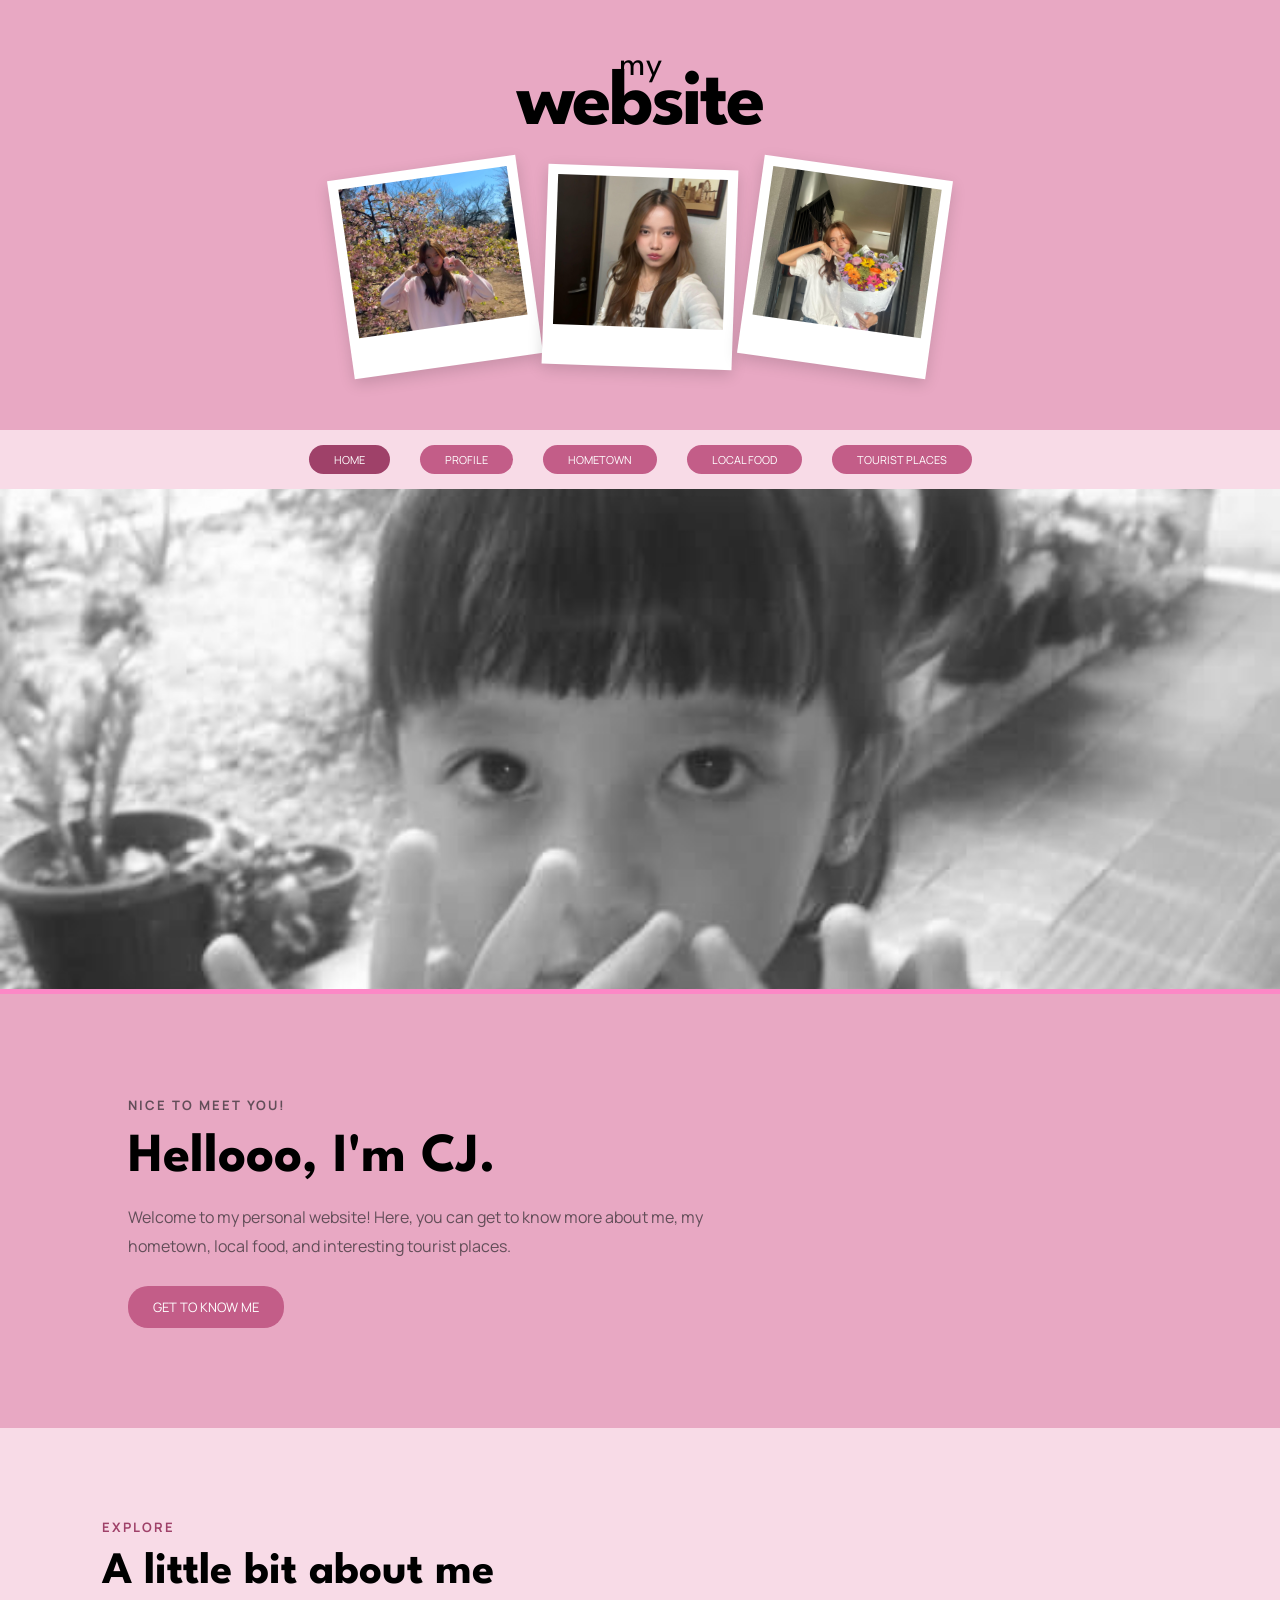
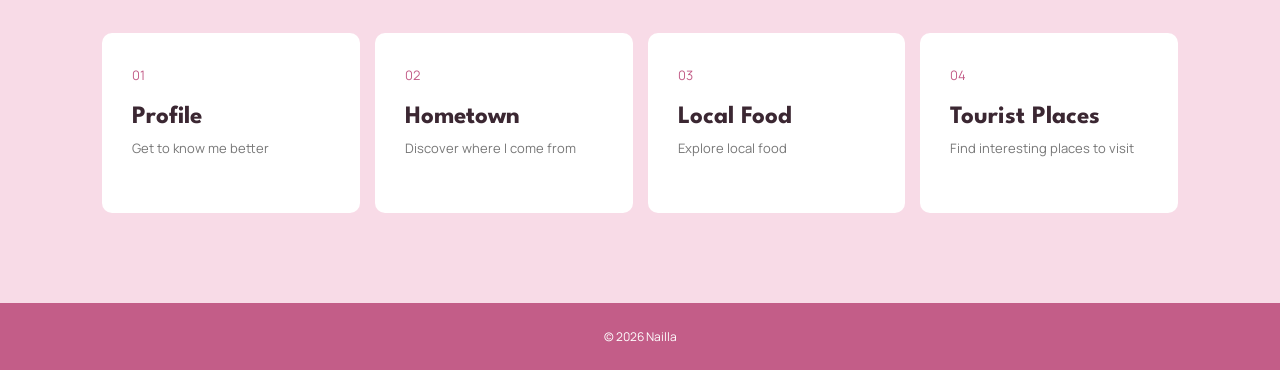
<file: index.html>
<!DOCTYPE html>
<html lang="en">
<head>
    <meta charset="UTF-8">
    <meta name="viewport" content="width=device-width, initial-scale=1.0">
    <title>Home | My Personal Website</title>
    <link rel="stylesheet" href="style.css">
</head>

<body>

    <!--hero-->
    <header class="hero">
        <div class="hero-title">
            <p>my</p>
            <h1>website</h1>
        </div>

        <div class="polaroids">
            <div class="polaroid photo-one"><img src="images/hero1.jpg" alt="My photo"></div>
            <div class="polaroid photo-two"><img src="images/hero2.jpg" alt="My photo"></div>
            <div class="polaroid photo-three"><img src="images/hero3.jpg" alt="My photo"></div>
        </div>
    </header>

    <!--navigation (sama di semua halaman)-->
    <nav>
        <div class="nav-links">
            <a href="index.html" class="active">HOME</a>
            <a href="profile.html">PROFILE</a>
            <a href="hometown.html">HOMETOWN</a>
            <a href="localfood.html">LOCAL FOOD</a>
            <a href="tourist.html">TOURIST PLACES</a>
        </div>
    </nav>

    <main>
        <section class="home-photo">
            <img src="images/home-photo.jpg" alt="About me">
        </section>

        <section class="welcome">
            <div class="welcome-text">
                <p class="small-title">NICE TO MEET YOU!</p>
                <h2>Hellooo, I'm CJ.</h2>
                <p>
                    Welcome to my personal website! Here, you can get to know more
                    about me, my hometown, local food, and interesting tourist places.
                </p>
                <a href="profile.html" class="button">GET TO KNOW ME</a>
            </div>
        </section>

        <section class="explore">
            <p class="small-title">EXPLORE</p>
            <h2>A little bit about me</h2>

            <div class="explore-container">
                <a href="profile.html" class="explore-card">
                    <span>01</span><h3>Profile</h3><p>Get to know me better</p>
                </a>
                <a href="hometown.html" class="explore-card">
                    <span>02</span><h3>Hometown</h3><p>Discover where I come from</p>
                </a>
                <a href="localfood.html" class="explore-card">
                    <span>03</span><h3>Local Food</h3><p>Explore local food</p>
                </a>
                <a href="tourist.html" class="explore-card">
                    <span>04</span><h3>Tourist Places</h3><p>Find interesting places to visit</p>
                </a>
            </div>
        </section>
    </main>

    <footer>
        <p>© <span id="year"></span> Nailla</p>
    </footer>

    <script src="script.js"></script>
</body>
</html>
</file>
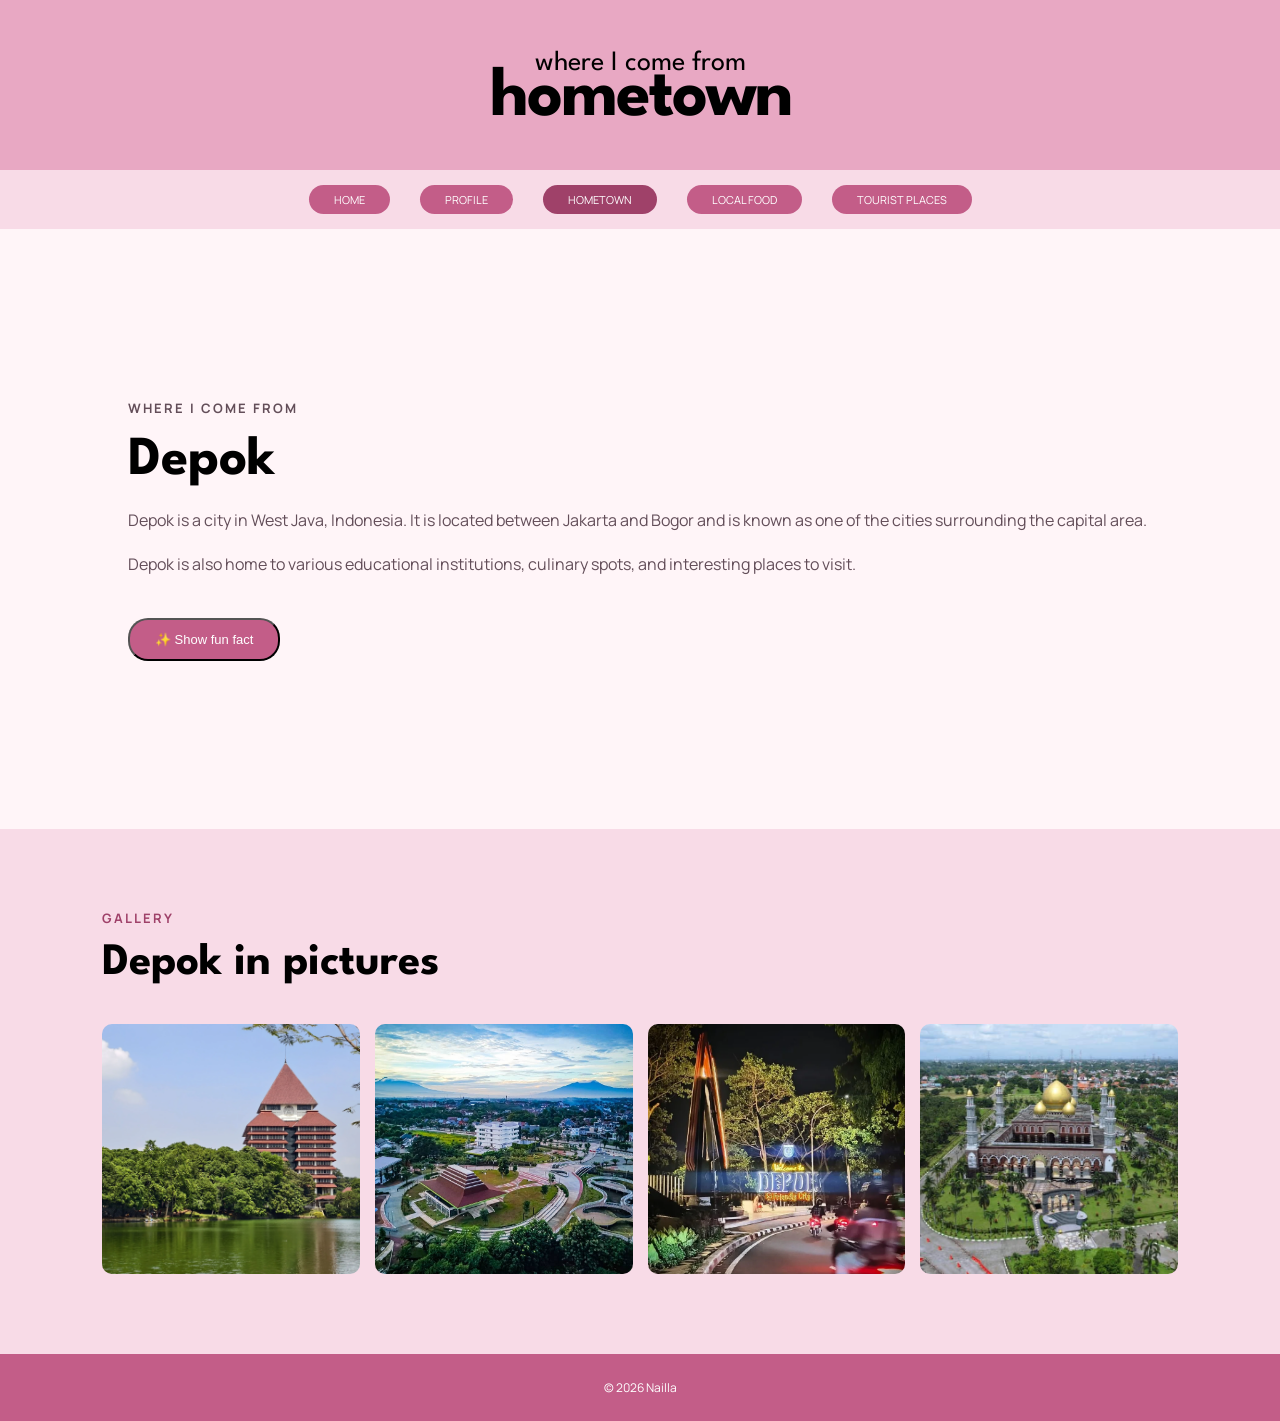
<file: hometown.html>
<!DOCTYPE html>
<html lang="en">
<head>
    <meta charset="UTF-8">
    <meta name="viewport" content="width=device-width, initial-scale=1.0">
    <title>Hometown | My Personal Website</title>
    <link rel="stylesheet" href="style.css">
</head>

<body>
    <header class="page-hero">
        <p>where I come from</p>
        <h1>hometown</h1>
    </header>

    <nav>
        <div class="nav-links">
            <a href="index.html">HOME</a>
            <a href="profile.html">PROFILE</a>
            <a href="hometown.html" class="active">HOMETOWN</a>
            <a href="localfood.html">LOCAL FOOD</a>
            <a href="tourist.html">TOURIST PLACES</a>
        </div>
    </nav>

    <main>
        <section class="content-section">
            <div class="section-text" style="width:100%">
                <p class="small-title">WHERE I COME FROM</p>
                <h2>Depok</h2>
                <p>
                    Depok is a city in West Java, Indonesia. It is located between
                    Jakarta and Bogor and is known as one of the cities surrounding
                    the capital area.
                </p>
                <p>
                    Depok is also home to various educational institutions, culinary
                    spots, and interesting places to visit.
                </p>

                <button class="button" id="fact-btn">✨ Show fun fact</button>
                <div class="fact-box" id="fact-box">
                    Fun fact: Depok is home to the famous Buaya Depok folklore, making crocodiles an unexpected part of its local identity.
                </div>
            </div>
        </section>

        <section class="gallery-section">
            <p class="small-title">GALLERY</p>
            <h2>Depok in pictures</h2>

            <div class="gallery">
                <img src="images/hometown1.jpg" alt="Hometown 1">
                <img src="images/hometown2.jpg" alt="Hometown 2">
                <img src="images/hometown3.jpg" alt="Hometown 3">
                <img src="images/hometown4.jpg" alt="Hometown 4">
            </div>
        </section>
    </main>

    <footer>
        <p>© <span id="year"></span> Nailla</p>
    </footer>

    <script src="script.js"></script>
</body>
</html>
</file>
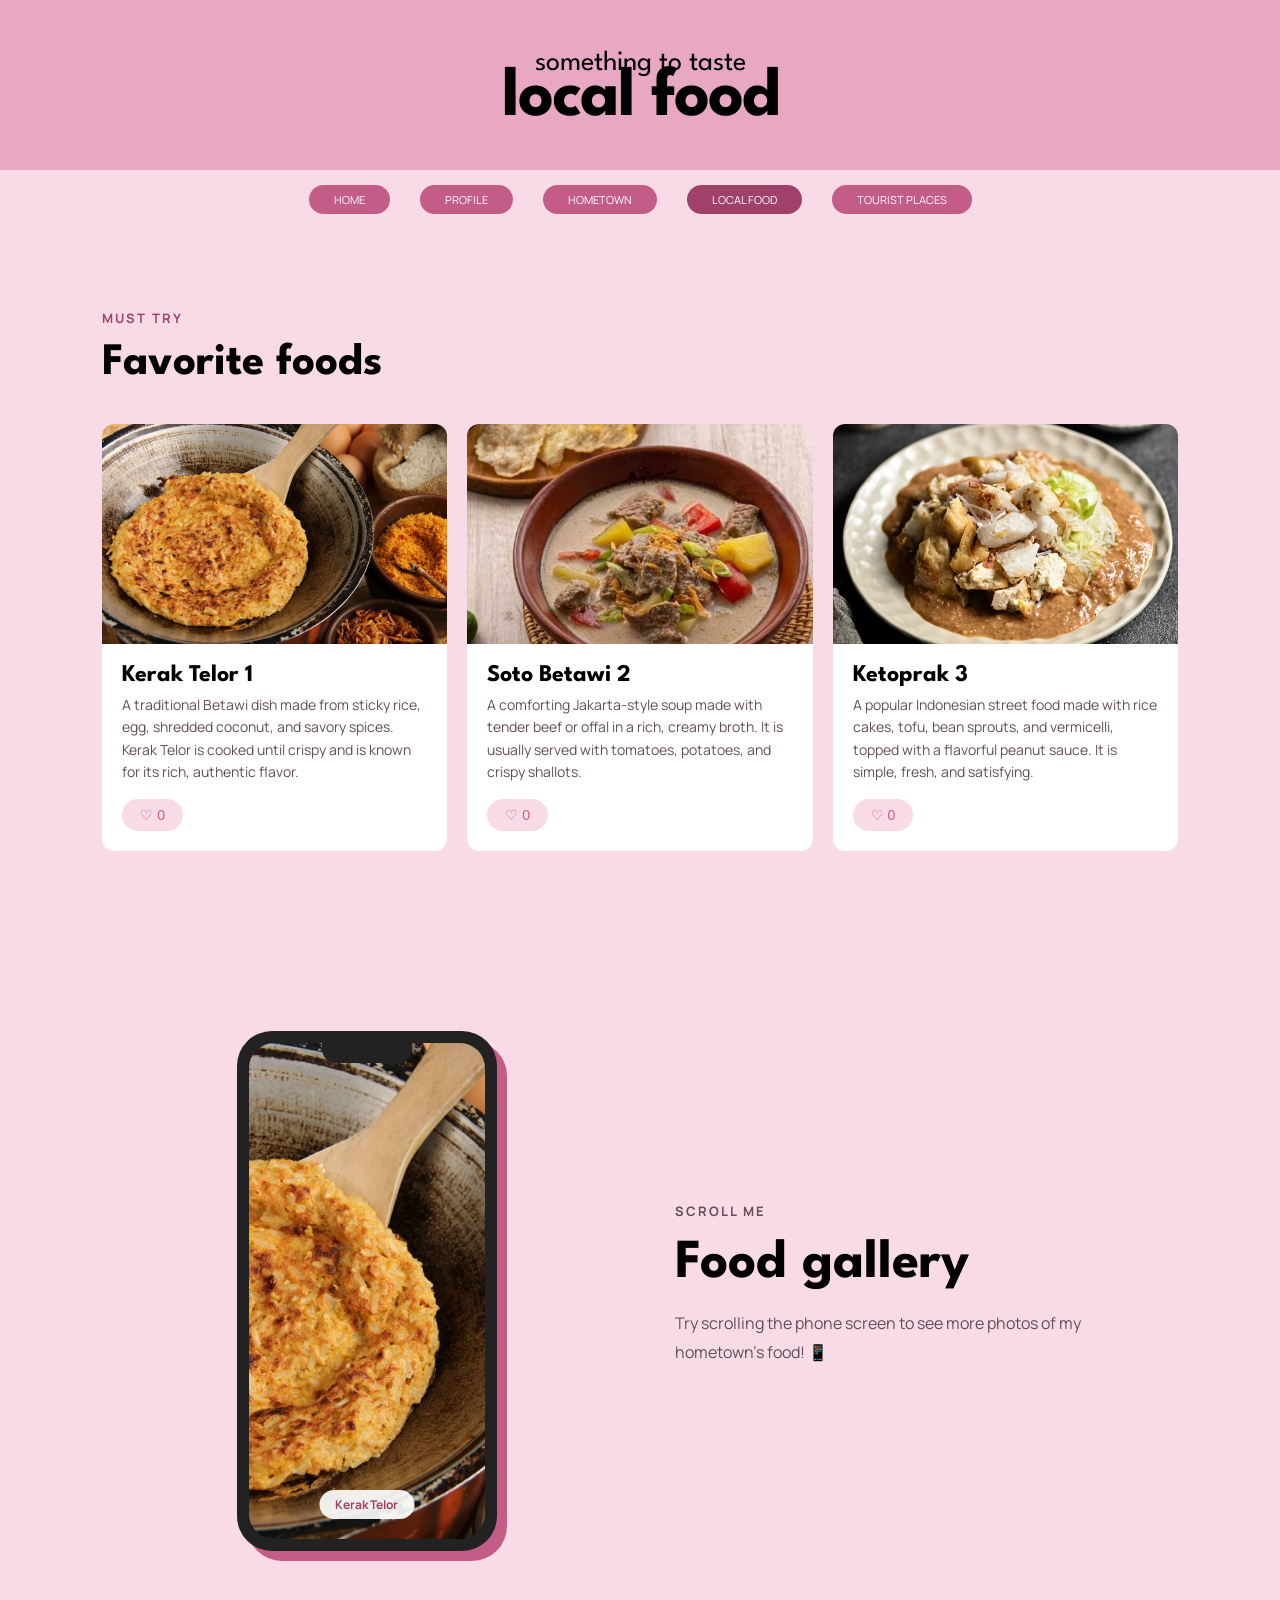
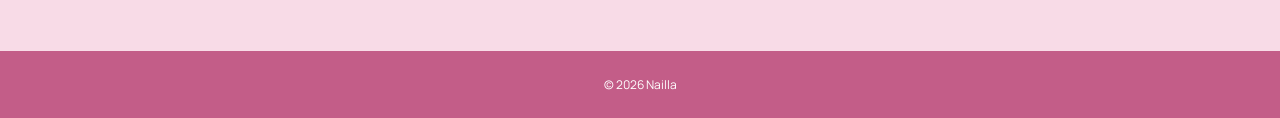
<file: localfood.html>
<!DOCTYPE html>
<html lang="en">
<head>
    <meta charset="UTF-8">
    <meta name="viewport" content="width=device-width, initial-scale=1.0">
    <title>Local Food | My Personal Website</title>
    <link rel="stylesheet" href="style.css">
</head>

<body>
    <header class="page-hero">
        <p>something to taste</p>
        <h1>local food</h1>
    </header>

    <nav>
        <div class="nav-links">
            <a href="index.html">HOME</a>
            <a href="profile.html">PROFILE</a>
            <a href="hometown.html">HOMETOWN</a>
            <a href="localfood.html" class="active">LOCAL FOOD</a>
            <a href="tourist.html">TOURIST PLACES</a>
        </div>
    </nav>

    <main>
        <!--kartu makanan-->
        <section class="gallery-section">
            <p class="small-title">MUST TRY</p>
            <h2>Favorite foods</h2>

            <div class="card-grid">

                <div class="food-card">
                    <img src="images/food1.jpg" alt="Food 1">
                    <div class="card-body">
                        <h3>Kerak Telor 1</h3>
                        <p>A traditional Betawi dish made from sticky rice, egg, shredded coconut, and savory spices. 
                            Kerak Telor is cooked until crispy and is known for its rich, authentic flavor.</p>
                        <button class="like-btn">♡ 0</button>
                    </div>
                </div>

                <div class="food-card">
                    <img src="images/food2.jpg" alt="Food 2">
                    <div class="card-body">
                        <h3>Soto Betawi 2</h3>
                        <p>A comforting Jakarta-style soup made with tender beef or offal in a rich, creamy broth. 
                            It is usually served with tomatoes, potatoes, and crispy shallots.</p>
                        <button class="like-btn">♡ 0</button>
                    </div>
                </div>

                <div class="food-card">
                    <img src="images/food3.jpg" alt="Food 3">
                    <div class="card-body">
                        <h3>Ketoprak 3</h3>
                        <p>A popular Indonesian street food made with rice cakes, tofu, bean sprouts, and vermicelli, 
                            topped with a flavorful peanut sauce. It is simple, fresh, and satisfying.</p>
                        <button class="like-btn">♡ 0</button>
                    </div>
                </div>

            </div>
        </section>

        <!--HP scroll-->
        <section class="content-section reverse">
            <div class="section-text">
                <p class="small-title">SCROLL ME</p>
                <h2>Food gallery</h2>
                <p>Try scrolling the phone screen to see more photos of my hometown's food! 📱</p>
            </div>

            <div class="phone-box">
                <div class="phone">
                    <div class="phone-screen">
                        <div class="slide"><img src="images/food1.jpg" alt="Food 1"><span>Kerak Telor</span></div>
                        <div class="slide"><img src="images/food2.jpg" alt="Food 2"><span>Soto Betawi</span></div>
                        <div class="slide"><img src="images/food3.jpg" alt="Food 3"><span>Ketoprak</span></div>
                        <div class="slide"><img src="images/food4.jpg" alt="Food 4"><span>Roti Buaya</span></div>
                        <div class="slide"><img src="images/food5.jpg" alt="Food 5"><span>Es Selendang Mayang</span></div>
                    </div>
                </div>
            </div>
        </section>
    </main>

    <footer>
        <p>© <span id="year"></span> Nailla</p>
    </footer>

    <script src="script.js"></script>
</body>
</html>
</file>
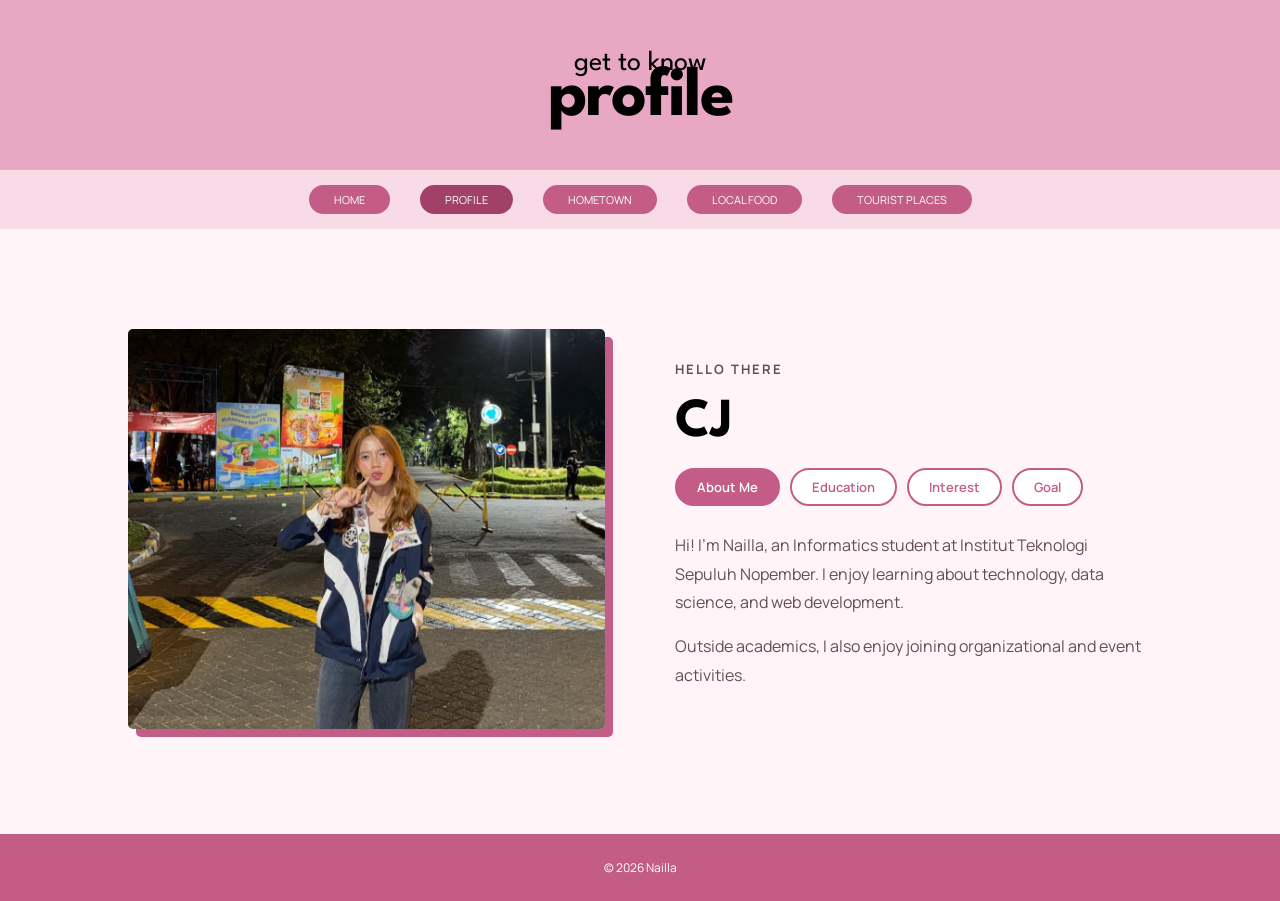
<file: profile.html>
<!DOCTYPE html>
<html lang="en">
<head>
    <meta charset="UTF-8">
    <meta name="viewport" content="width=device-width, initial-scale=1.0">
    <title>Profile | My Personal Website</title>
    <link rel="stylesheet" href="style.css">
</head>

<body>
    <header class="page-hero">
        <p>get to know</p>
        <h1>profile</h1>
    </header>

    <nav>
        <div class="nav-links">
            <a href="index.html">HOME</a>
            <a href="profile.html" class="active">PROFILE</a>
            <a href="hometown.html">HOMETOWN</a>
            <a href="localfood.html">LOCAL FOOD</a>
            <a href="tourist.html">TOURIST PLACES</a>
        </div>
    </nav>

    <main>
        <section class="content-section">

            <div class="section-image">
                <img src="images/me.jpg" alt="Nailla">
            </div>

            <div class="section-text">
                <p class="small-title">HELLO THERE</p>
                <h2>CJ</h2>

                <!--tombol tab-->
                <div class="tabs">
                    <button class="tab-btn active" data-tab="about">About Me</button>
                    <button class="tab-btn" data-tab="education">Education</button>
                    <button class="tab-btn" data-tab="interest">Interest</button>
                    <button class="tab-btn" data-tab="goal">Goal</button>
                </div>

                <!--isi tab-->
                <div class="tab-panel active" id="about">
                    <p>
                        Hi! I'm Nailla, an Informatics student at Institut Teknologi
                        Sepuluh Nopember. I enjoy learning about technology, data science,
                        and web development.
                    </p>
                    <p>Outside academics, I also enjoy joining organizational and event activities.</p>
                </div>

                <div class="tab-panel" id="education">
                    <ul class="info-list">
                        <li><b>2025 - now</b> Informatics, Institut Teknologi Sepuluh Nopember</li>
                        <li><b>2022 - 2025</b> Senior High School Pribadi Depok</li>
                        <li><b>2019 - 2022</b> Junior High School Quantum Inti Indonesia</li>
                    </ul>
                </div>

                <div class="tab-panel" id="interest">
                    <div class="chips">
                        <span>Web Development</span>
                        <span>Data Science</span>
                        <span>Event Organizing</span>
                        <span>Organization</span>
                    </div>
                </div>

                <div class="tab-panel" id="goal">
                    <ul class="info-list">
                        <li>🎯 Become a skilled software developer</li>
                        <li>🎯 Build useful and beautiful websites</li>
                        <li>🎯 Keep learning and growing every day</li>
                    </ul>
                </div>
            </div>

        </section>
    </main>

    <footer>
        <p>© <span id="year"></span> Nailla</p>
    </footer>

    <script src="script.js"></script>
</body>
</html>
</file>
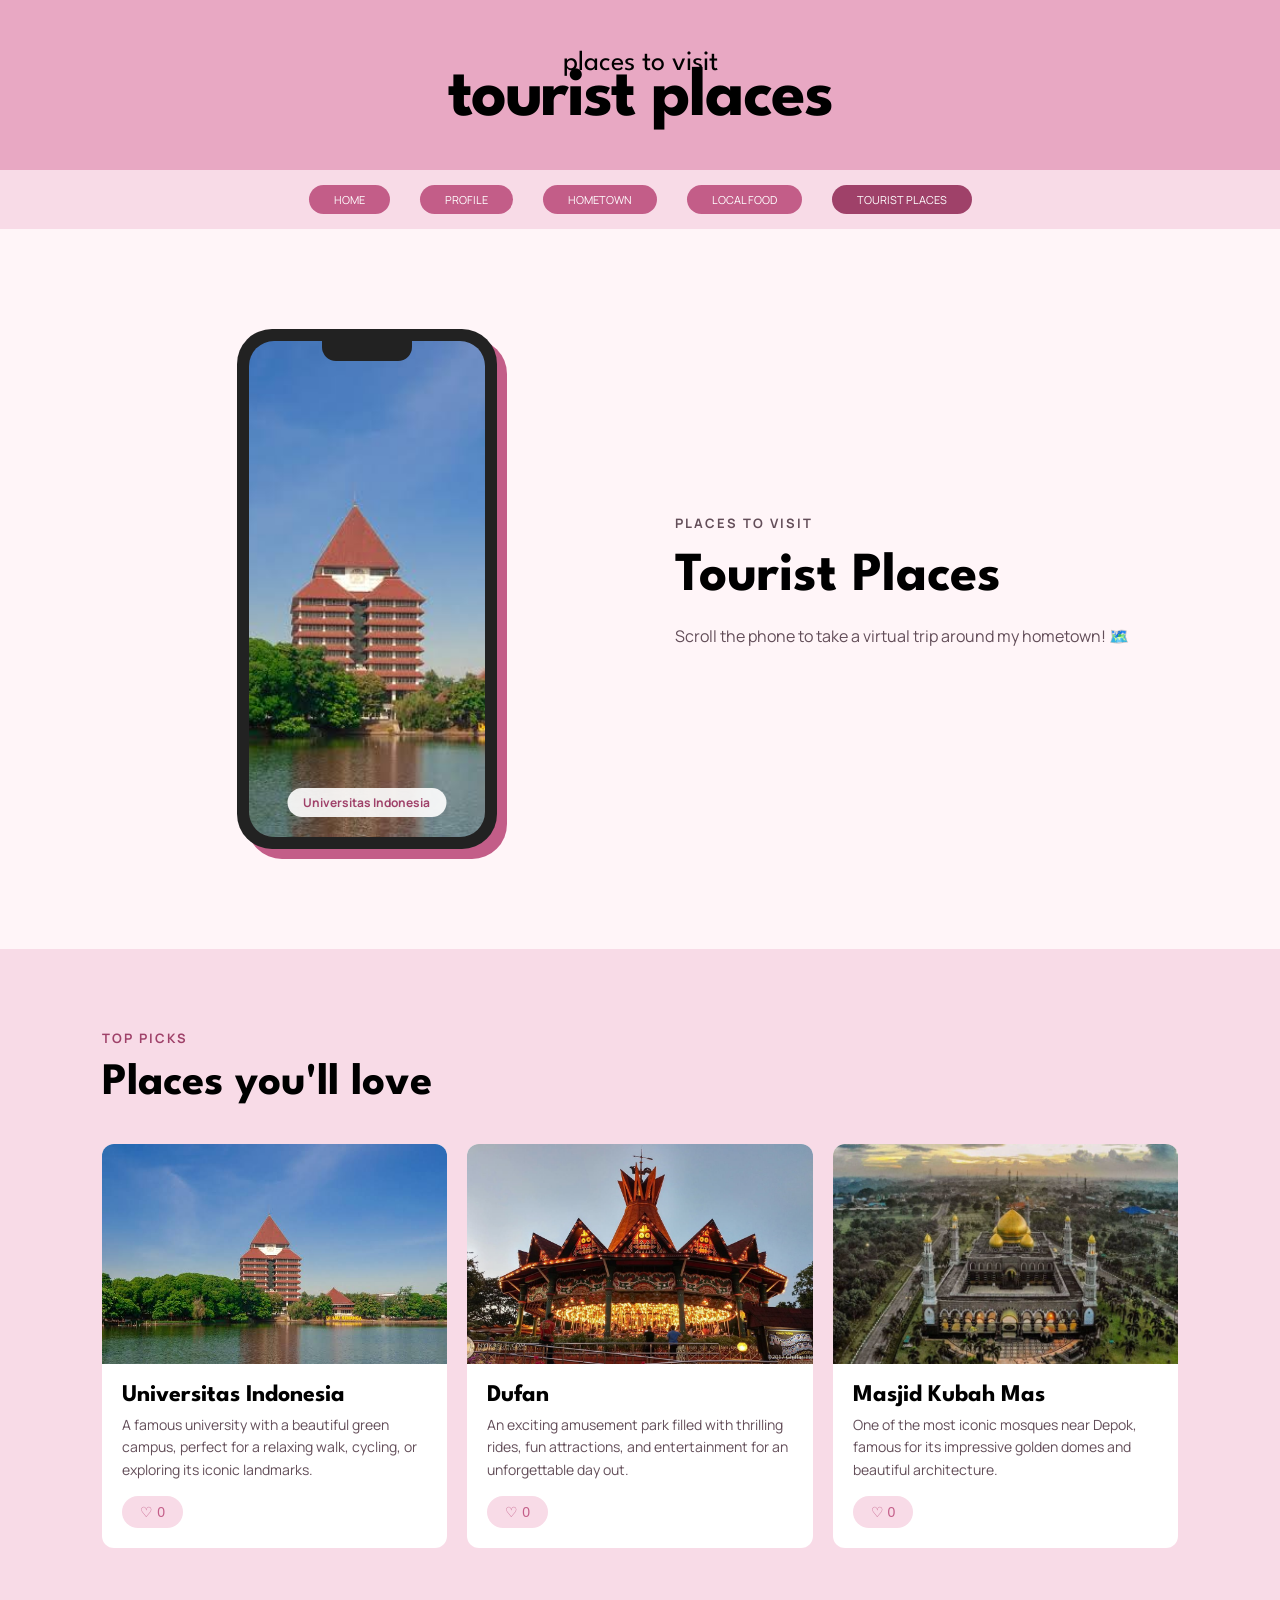
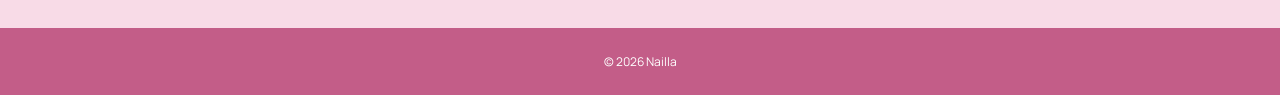
<file: tourist.html>
<!DOCTYPE html>
<html lang="en">
<head>
    <meta charset="UTF-8">
    <meta name="viewport" content="width=device-width, initial-scale=1.0">
    <title>Tourist Places | My Personal Website</title>
    <link rel="stylesheet" href="style.css">
</head>

<body>
    <header class="page-hero">
        <p>places to visit</p>
        <h1>tourist places</h1>
    </header>

    <nav>
        <div class="nav-links">
            <a href="index.html">HOME</a>
            <a href="profile.html">PROFILE</a>
            <a href="hometown.html">HOMETOWN</a>
            <a href="localfood.html">LOCAL FOOD</a>
            <a href="tourist.html" class="active">TOURIST PLACES</a>
        </div>
    </nav>

    <main>
    <section class="content-section">
        <div class="phone-box">
            <div class="phone">
                <div class="phone-screen">
                    <div class="slide"><img src="images/place1.jpg" alt="Place 1"><span>Universitas Indonesia</span></div>
                    <div class="slide"><img src="images/place2.jpg" alt="Place 2"><span>Dufan</span></div>
                    <div class="slide"><img src="images/place3.jpg" alt="Place 3"><span>Masjid Kubah Mas</span></div>
                    <div class="slide"><img src="images/place4.jpg" alt="Place 4"><span>Pantai Indah Kapuk</span></div>
                    <div class="slide"><img src="images/place5.jpg" alt="Place 5"><span>Kota Tua</span></div>
                </div>
            </div>
        </div>

        <div class="section-text">
            <p class="small-title">PLACES TO VISIT</p>
            <h2>Tourist Places</h2>
            <p>Scroll the phone to take a virtual trip around my hometown! 🗺️</p>
        </div>
    </section>

    <section class="gallery-section">
        <p class="small-title">TOP PICKS</p>
        <h2>Places you'll love</h2>

        <div class="card-grid">
            <div class="food-card">
                <img src="images/place1.jpg" alt="Place 1">
                <div class="card-body">
                    <h3>Universitas Indonesia</h3>
                    <p>A famous university with a beautiful green campus, perfect for a relaxing walk, cycling, or exploring its iconic landmarks.</p>
                    <button class="like-btn">♡ 0</button>
                </div>
            </div>
            <div class="food-card">
                <img src="images/place2.jpg" alt="Place 2">
                <div class="card-body">
                    <h3>Dufan</h3>
                    <p>An exciting amusement park filled with thrilling rides, fun attractions, and entertainment for an unforgettable day out.</p>
                    <button class="like-btn">♡ 0</button>
                </div>
            </div>
            <div class="food-card">
                <img src="images/place3.jpg" alt="Place 3">
                <div class="card-body">
                    <h3>Masjid Kubah Mas</h3>
                    <p>One of the most iconic mosques near Depok, famous for its impressive golden domes and beautiful architecture.</p>
                    <button class="like-btn">♡ 0</button>
                </div>
            </div>
        </div>
    </section>
</main>

    <footer>
        <p>© <span id="year"></span> Nailla</p>
    </footer>

    <script src="script.js"></script>
</body>
</html>
</file>
<file: style.css>
/*font*/
@import url('https://fonts.googleapis.com/css2?family=League+Spartan:wght@100..900&family=Manrope:wght@200..800&display=swap');

/*general*/

*{
    margin: 0;
    padding: 0;
    box-sizing: border-box;
}

html {
    scroll-behavior: smooth;
}

body {
    font-family: 'Manrope', sans-serif;
    background-color: #fc88c6;
    color: black;
}

/*hero*/
.hero {
    min-height: 430px;
    background-color: #e8a8c3;
    position: relative;
    overflow: hidden;
    padding-top: 50px;
}

/*hero title*/
.hero-title {
    text-align: center;
    position: relative;
    z-index: 2;
}

.hero-title p {
    font-family: 'League Spartan', sans-serif;
    font-size: 35px;
    margin-bottom: -15px;
}

.hero-title h1 {
    font-family: 'League Spartan', sans-serif;
    font-size: 80px;
    font-weight: 700;
    letter-spacing: -3px;
}

/*polaroid*/
.polaroids {
    display: flex;
    justify-content: center;
    align-items: center;
    gap: 15px;
    margin-top: 25px;
}


.polaroid {
    background-color: white;
    padding: 10px;
    padding-bottom: 35px;
    width: 190px;
    box-shadow: 0 5px 15px rgba(0, 0, 0, 0.15);
    transition: 0.3s;
}


.polaroid img {
    width: 100%;
    height: 150px;
    object-fit: cover;
}

/*different roation*/
.photo-one {
    transform: rotate(-8deg);
}

.photo-two {
    transform: rotate(2deg);
}

.photo-three {
    transform: rotate(8deg);
}

/*hover effect*/
.polaroid:hover {
    transform: rotate(0deg) translateY(-10px) scale(1.05);
    z-index: 5;
}

/*navigation*/
nav {
    background-color: #f8dbe7;
    padding: 15px 5%;
    position: sticky;
    top: 0;
    z-index: 10;
}

/* .logo {
    font-family: 'League Spartan', sans-serif;
    font-size: 24px;
    font-weight: 700;
    color: #d85c87;
} */

.nav-links {
    display: flex;
    justify-content: center;
    gap: 30px;
    flex-wrap: wrap;
}

.nav-links a {
    background-color: #c35d88;
    color: white;
    text-decoration: none;
    font-size: 11px;
    padding: 7px 25px;
    border-radius: 20px;
    transition: 0.3s;
}

.nav-links a:hover {
    background-color: #9f4169;
    transform: translateY(-2px);
}

/*big photo*/
.home-photo {
    width: 100%;
}

.home-photo img {
    width: 100%;
    height: 500px;
    object-fit: cover;
    filter: grayscale(100%);
}

/*welcome*/
.welcome {
    background-color: #e8a8c3;

    padding: 100px 10%;
}


.welcome-text {
    max-width: 600px;
}


.small-title {
    color: #9f4169;
    font-size: 13px;
    font-weight: 700;
    letter-spacing: 2px;
    margin-bottom: 15px;
}


.welcome h2 {
    font-family: 'League Spartan', sans-serif;
    font-size: 55px;
    margin-bottom: 20px;
}


.welcome p {
    line-height: 1.8;
    color: #634e59;
}

/* main container
.container {
    width: 84%;
    max-width: 1100px;
    margin: auto;
} */


/* .small-title {
    color: #d85c87;
    font-size: 14px;
    font-weight: 600;
    letter-spacing: 2px;
    margin-bottom: 15px;
}

.hero h1 {
    font-family: 'League Spartan', sans-serif;
    font-size: 65px;
    margin-bottom: 20px;
}

.hero p {
    max-width: 600px;
    line-height: 1.7;
    color: #262525;
} */

/*button*/

.button {
    display: inline-block;
    margin-top: 25px;
    padding: 12px 25px;
    background-color: #c35d88;
    color: white;
    text-decoration: none;
    border-radius: 20px;
    font-size: 13px;
    transition: 0.3s;
}

.button:hover {
    background-color: #9f4169;
    transform: translateY(-3px);
}

/*explore*/
.explore {
    background-color: #f8dbe7;
    padding: 90px 8%;
}


.explore h2 {
    font-family: 'League Spartan', sans-serif;
    font-size: 45px;
    margin-bottom: 40px;
}


.explore-container {
    display: grid;
    grid-template-columns: repeat(4, 1fr);
    gap: 15px;
}


.explore-card {
    background-color: white;
    padding: 30px;
    min-height: 180px;
    text-decoration: none;
    color: #3b2732;
    border-radius: 10px;
    transition: 0.3s;
}


.explore-card:hover {
    transform: translateY(-8px);
    box-shadow: 0 10px 25px rgba(120, 50, 80, 0.15);
}


.explore-card span {
    color: #c35d88;
    font-size: 13px;
}


.explore-card h3 {
    font-family: 'League Spartan', sans-serif;
    font-size: 25px;
    margin: 20px 0 10px;
}


.explore-card p {
    color: #777;
    font-size: 13px;
}

/* section
.intro {
    padding: 50px;
    background-color: white;
    border-radius: 15px;
    margin-bottom: 50px;
}

.intro h2 {
    font-family: 'League Spartan', sans-serif;
    font-size: 35px;
    margin-bottom: 15px;
}

.intro p {
    color: #262525;
    line-height: 1.7;
} */

/*cards*/
/* .card-container {
    display: flex;
    gap: 20px;
    flex-wrap: wrap;
}

.card {
    background-color: white;
    width: 31%;
    padding: 20px;
    border-radius: 12px;
}

.card img {
    width: 100%;
    height: 200px;
    object-fit: cover;
    border-radius: 8px;
}

.card h3 {
    font-family: 'League Spartan', sans-serif;
    font-size: 24px;
    margin: 15px 0 10px;
}

.card p {
    color: #262525;
    font-size: 14px;
    line-height: 1.6;
} */

/*footer*/
footer {
    background-color: #c35d88;
    color: white;
    text-align: center;
    padding: 25px;
}

footer p {
    font-size: 12px;
}

/*mobile*/
@media (max-width: 700px) {

     .hero {
        min-height: 500px;
    }


    .hero-title h1 {
        font-size: 55px;
    }


    .hero-title p {
        font-size: 25px;
    }


    .polaroid {
        width: 120px;
        padding: 7px;
        padding-bottom: 20px;
    }


    .polaroid img {
        height: 110px;
    }


    .nav-links {
        gap: 8px;
    }


    .nav-links a {
        font-size: 9px;
        padding: 6px 12px;
    }


    .home-photo img {
        height: 350px;
    }


    .welcome {
        padding: 70px 8%;
    }


    .welcome h2 {
        font-size: 40px;
    }


    .explore {
        padding: 70px 8%;
    }


    .explore h2 {
        font-size: 35px;
    }


    .explore-container {
        grid-template-columns: 1fr 1fr;
    }

    .content-section {
    flex-direction: column;

    padding: 70px 8%;

    gap: 40px;
}


.content-section.reverse {
    flex-direction: column;
}


.section-image {
    width: 100%;
}


.section-text {
    width: 100%;
}


.section-image img {
    height: 300px;
}


.section-text h2 {
    font-size: 40px;
}

}


@media (max-width: 450px) {

    .polaroids {
        gap: 5px;
    }


    .polaroid {
        width: 100px;
    }


    .polaroid img {
        height: 90px;
    }


    .explore-container {
        grid-template-columns: 1fr;
    }

}

/*content section*/
.content-section {
    min-height: 600px;

    padding: 100px 10%;

    display: flex;

    align-items: center;

    gap: 70px;

    background-color: #fff5f8;

    scroll-margin-top: 70px;
}


.content-section:nth-child(even) {
    background-color: #f8dbe7;
}


.section-image {
    width: 50%;
}


.section-image img {
    width: 100%;

    height: 400px;

    object-fit: cover;

    border-radius: 5px;

    box-shadow: 8px 8px 0 #c35d88;
}


.section-text {
    width: 50%;
}


.section-text h2 {
    font-family: 'League Spartan', sans-serif;

    font-size: 55px;

    margin-bottom: 20px;
}


.section-text p {
    color: #634e59;

    line-height: 1.8;

    margin-bottom: 15px;
}


/* Alternate layout */

.content-section.reverse {
    flex-direction: row-reverse;
}

/* link nav yang sedang aktif */
.nav-links a.active {
    background-color: #9f4169;
}

/* header kecil di halaman dalam */
.page-hero {
    background-color: #e8a8c3;
    text-align: center;
    padding: 50px 5% 40px;
}

.page-hero p {
    font-family: 'League Spartan', sans-serif;
    font-size: 28px;
    margin-bottom: -10px;
}

.page-hero h1 {
    font-family: 'League Spartan', sans-serif;
    font-size: 70px;
    font-weight: 700;
    letter-spacing: -2px;
}

/* ===== TAB (profile) ===== */
.tabs {
    display: flex;
    gap: 10px;
    flex-wrap: wrap;
    margin-bottom: 25px;
}

.tab-btn {
    background-color: white;
    color: #c35d88;
    border: 2px solid #c35d88;
    border-radius: 20px;
    padding: 8px 20px;
    font-family: 'Manrope', sans-serif;
    font-size: 13px;
    font-weight: 600;
    cursor: pointer;
    transition: 0.3s;
}

.tab-btn:hover {
    transform: translateY(-2px);
}

.tab-btn.active {
    background-color: #c35d88;
    color: white;
}

.tab-panel {
    display: none;            /* semua panel disembunyikan */
}

.tab-panel.active {
    display: block;           /* hanya panel aktif yang tampil */
    animation: fadeIn 0.4s;
}

@keyframes fadeIn {
    from { opacity: 0; transform: translateY(10px); }
    to   { opacity: 1; transform: translateY(0); }
}

.info-list {
    list-style: none;
}

.info-list li {
    background-color: white;
    padding: 14px 18px;
    border-radius: 10px;
    margin-bottom: 10px;
    color: #634e59;
    line-height: 1.6;
}

.chips {
    display: flex;
    flex-wrap: wrap;
    gap: 10px;
}

.chips span {
    background-color: white;
    color: #9f4169;
    padding: 10px 18px;
    border-radius: 20px;
    font-size: 14px;
    transition: 0.3s;
}

.chips span:hover {
    background-color: #c35d88;
    color: white;
    transform: rotate(-3deg) scale(1.05);
}

/* ===== FUN FACT (hometown) ===== */
.fact-box {
    display: none;
    margin-top: 20px;
    background-color: white;
    padding: 20px;
    border-radius: 12px;
    border-left: 6px solid #c35d88;
    color: #634e59;
    line-height: 1.7;
}

.fact-box.show {
    display: block;
    animation: fadeIn 0.4s;
}

/* ===== GALERI & KARTU ===== */
.gallery-section {
    padding: 80px 8%;
    background-color: #f8dbe7;
}

.gallery-section h2 {
    font-family: 'League Spartan', sans-serif;
    font-size: 45px;
    margin-bottom: 40px;
}

.gallery {
    display: grid;
    grid-template-columns: repeat(4, 1fr);
    gap: 15px;
}

.gallery img {
    width: 100%;
    height: 250px;
    object-fit: cover;
    border-radius: 10px;
    transition: 0.3s;
}

.gallery img:hover {
    transform: scale(1.06) rotate(-2deg);
    box-shadow: 0 10px 25px rgba(120, 50, 80, 0.3);
}

.card-grid {
    display: grid;
    grid-template-columns: repeat(3, 1fr);
    gap: 20px;
}

.food-card {
    background-color: white;
    border-radius: 12px;
    overflow: hidden;
    transition: 0.3s;
}

.food-card:hover {
    transform: translateY(-8px);
    box-shadow: 0 10px 25px rgba(120, 50, 80, 0.2);
}

.food-card img {
    width: 100%;
    height: 220px;
    object-fit: cover;
    display: block;
}

.card-body {
    padding: 20px;
}

.card-body h3 {
    font-family: 'League Spartan', sans-serif;
    font-size: 24px;
    margin-bottom: 8px;
}

.card-body p {
    color: #634e59;
    font-size: 14px;
    line-height: 1.6;
}

.like-btn {
    margin-top: 15px;
    background-color: #f8dbe7;
    color: #c35d88;
    border: none;
    border-radius: 20px;
    padding: 8px 18px;
    font-size: 14px;
    cursor: pointer;
    transition: 0.3s;
}

.like-btn:hover {
    transform: scale(1.1);
}

.like-btn.liked {
    background-color: #c35d88;
    color: white;
}

/* ===== MOCKUP HP ===== */
.phone-box {
    width: 50%;
    display: flex;
    justify-content: center;
}

.phone {
    width: 260px;
    height: 520px;
    background-color: #222;
    border-radius: 35px;
    padding: 12px;
    position: relative;
    box-shadow: 10px 10px 0 #c35d88;
}

/* poni/notch di atas HP */
.phone::before {
    content: "";
    position: absolute;
    top: 12px;
    left: 50%;
    transform: translateX(-50%);
    width: 90px;
    height: 20px;
    background-color: #222;
    border-radius: 0 0 14px 14px;
    z-index: 2;
}

.phone-screen {
    width: 100%;
    height: 100%;
    border-radius: 25px;
    overflow-y: auto;                 /* layar bisa di-scroll */
    scroll-snap-type: y mandatory;    /* scroll "nge-snap" per foto */
    background-color: white;
    scrollbar-width: none;            /* sembunyikan scrollbar (Firefox) */
}

.phone-screen::-webkit-scrollbar {
    display: none;                    /* sembunyikan scrollbar (Chrome/Safari) */
}

.slide {
    position: relative;
    width: 100%;
    height: 100%;
    scroll-snap-align: start;
}

.slide img {
    width: 100%;
    height: 100%;
    object-fit: cover;
    display: block;
}

.slide span {
    position: absolute;
    bottom: 20px;
    left: 50%;
    transform: translateX(-50%);
    background-color: rgba(255, 255, 255, 0.9);
    color: #9f4169;
    padding: 6px 16px;
    border-radius: 20px;
    font-size: 12px;
    font-weight: 700;
    white-space: nowrap;
}

/* ===== RESPONSIVE (tambahan) ===== */
@media (max-width: 700px) {
    .page-hero h1 { font-size: 50px; }
    .page-hero p  { font-size: 22px; }

    .gallery      { grid-template-columns: 1fr 1fr; }
    .card-grid    { grid-template-columns: 1fr; }
    .phone-box    { width: 100%; }
    .gallery-section { padding: 60px 8%; }
    .gallery-section h2 { font-size: 35px; }
}
</file>
